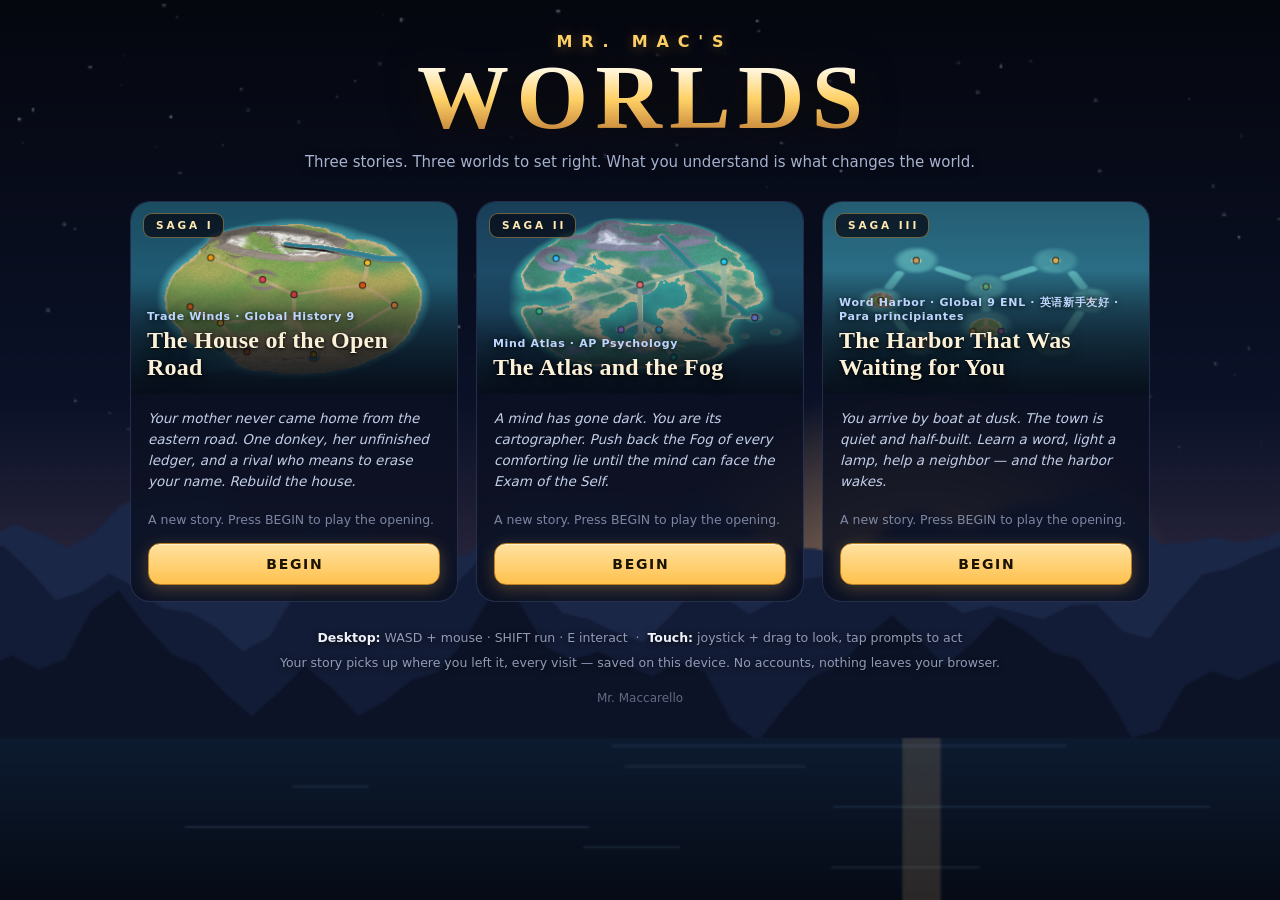
<file: index.html>
<!DOCTYPE html>
<html lang="en">
<head>
  <meta charset="UTF-8" />
  <meta name="viewport" content="width=device-width, initial-scale=1.0, viewport-fit=cover" />
  <title>Mr. Mac's Worlds — Three worlds. Three quests.</title>
  <meta name="description" content="Three real games for three classes: Trade Winds (Global History 9 trading empire), Mind Atlas (AP Psychology mind-delver) and Word Harbor (Global 9 ENL builder-collector). Procedural 3D worlds, no logins, saves on your device." />
  <meta name="theme-color" content="#070b16" />
  <meta name="color-scheme" content="dark" />
  <meta property="og:title" content="Mr. Mac's Worlds" />
  <meta property="og:description" content="Trade Winds, Mind Atlas and Word Harbor — three explorable game worlds that teach the real course. Knowing things makes you richer, stronger and faster." />
  <meta property="og:type" content="website" />
  <link rel="icon" href="data:image/svg+xml,%3Csvg xmlns='http://www.w3.org/2000/svg' viewBox='0 0 100 100'%3E%3Crect width='100' height='100' rx='20' fill='%23070b16'/%3E%3Cpath d='M18 72 L36 38 L50 58 L64 30 L82 72 Z' fill='%234a8f5d'/%3E%3Ccircle cx='70' cy='26' r='9' fill='%23ffb347'/%3E%3C/svg%3E" />
  <link rel="stylesheet" href="./css/hub.css" />
</head>
<body>
  <canvas id="bg" aria-hidden="true"></canvas>

  <main class="hub">
    <header class="hub-head">
      <p class="hub-kicker">MR. MAC'S</p>
      <h1 class="hub-title">WORLDS</h1>
      <p class="tagline">Three stories. Three worlds to set right. What you understand is what changes the world.</p>
    </header>

    <section class="cards">
      <article id="card-global9" class="card" tabindex="0" role="link"
        aria-label="The House of the Open Road — Trade Winds, Global History 9. A story-driven trading-empire adventure.">
        <div class="card-map">
          <canvas width="340" height="200"></canvas>
          <span class="card-saga">SAGA I</span>
          <div class="card-poster">
            <p class="card-course">Trade Winds · Global History 9</p>
            <h2 class="card-saga-title">The House of the Open Road</h2>
          </div>
        </div>
        <div class="card-body">
          <p class="card-hook">Your mother never came home from the eastern road. One donkey, her
            unfinished ledger, and a rival who means to erase your name. Rebuild the house.</p>
          <p class="card-progress" data-world="trade-winds"></p>
          <div class="card-actions">
            <button class="play-btn" type="button">BEGIN</button>
            <button class="new-btn" type="button" hidden>Begin anew</button>
          </div>
        </div>
      </article>

      <article id="card-appsych" class="card" tabindex="0" role="link"
        aria-label="The Atlas and the Fog — Mind Atlas, AP Psychology. A story-driven mind-delver adventure.">
        <div class="card-map">
          <canvas width="340" height="200"></canvas>
          <span class="card-saga">SAGA II</span>
          <div class="card-poster">
            <p class="card-course">Mind Atlas · AP Psychology</p>
            <h2 class="card-saga-title">The Atlas and the Fog</h2>
          </div>
        </div>
        <div class="card-body">
          <p class="card-hook">A mind has gone dark. You are its cartographer. Push back the Fog of
            every comforting lie until the mind can face the Exam of the Self.</p>
          <p class="card-progress" data-world="mind-atlas"></p>
          <div class="card-actions">
            <button class="play-btn" type="button">BEGIN</button>
            <button class="new-btn" type="button" hidden>Begin anew</button>
          </div>
        </div>
      </article>

      <article id="card-enl" class="card" tabindex="0" role="link"
        aria-label="The Harbor That Was Waiting for You — Word Harbor, Global 9 ENL. A gentle story-driven builder, friendly for new English speakers.">
        <div class="card-map">
          <canvas width="340" height="200"></canvas>
          <span class="card-saga">SAGA III</span>
          <div class="card-poster">
            <p class="card-course">Word Harbor · Global 9 ENL · 英语新手友好 · Para principiantes</p>
            <h2 class="card-saga-title">The Harbor That Was Waiting for You</h2>
          </div>
        </div>
        <div class="card-body">
          <p class="card-hook">You arrive by boat at dusk. The town is quiet and half-built. Learn a
            word, light a lamp, help a neighbor — and the harbor wakes.</p>
          <p class="card-progress" data-world="word-harbor"></p>
          <div class="card-actions">
            <button class="play-btn" type="button">BEGIN</button>
            <button class="new-btn" type="button" hidden>Begin anew</button>
          </div>
        </div>
      </article>
    </section>

    <section class="hub-how">
      <p><strong>Desktop:</strong> WASD + mouse · SHIFT run · E interact &nbsp;·&nbsp;
        <strong>Touch:</strong> joystick + drag to look, tap prompts to act</p>
      <p>Your story picks up where you left it, every visit — saved on this device. No accounts, nothing leaves your browser.</p>
    </section>

    <footer class="hub-foot">
      <p>Mr. Maccarello</p>
    </footer>
  </main>

  <script type="module" src="./js/main-hub.js"></script>
</body>
</html>
</file>
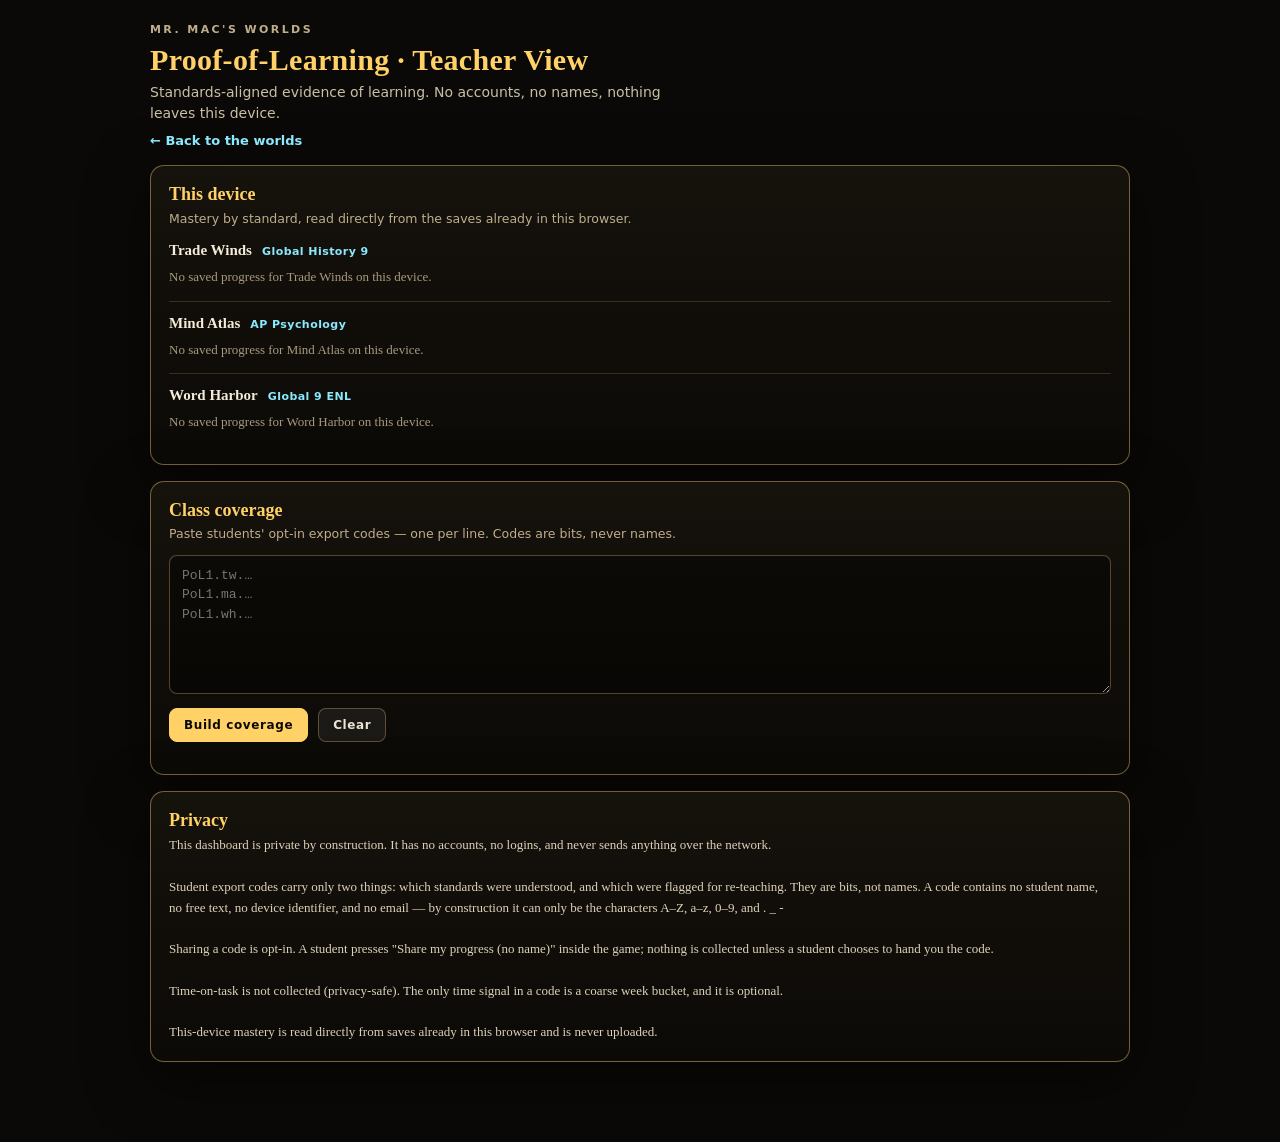
<file: teacher.html>
<!DOCTYPE html>
<html lang="en">
<head>
  <meta charset="UTF-8" />
  <meta name="viewport" content="width=device-width, initial-scale=1.0, viewport-fit=cover" />
  <title>Mr. Mac's Worlds — Proof-of-Learning · Teacher View</title>
  <meta name="description" content="Privacy-safe, standards-aligned evidence of learning for Mr. Mac's Worlds. No accounts, no names, nothing leaves the device." />
  <meta name="theme-color" content="#0b0907" />
  <meta name="color-scheme" content="dark" />
  <meta name="robots" content="noindex" />
  <link rel="icon" href="data:image/svg+xml,%3Csvg xmlns='http://www.w3.org/2000/svg' viewBox='0 0 100 100'%3E%3Crect width='100' height='100' rx='20' fill='%23070b16'/%3E%3Cpath d='M18 72 L36 38 L50 58 L64 30 L82 72 Z' fill='%234a8f5d'/%3E%3Ccircle cx='70' cy='26' r='9' fill='%23ffb347'/%3E%3C/svg%3E" />
</head>
<body class="tv-body">
  <div id="teacher-root"></div>
  <noscript>
    <p style="color:#ece4d2;font-family:system-ui,sans-serif;max-width:60ch;margin:40px auto;padding:0 18px;">
      This page needs JavaScript to read this device's saved progress and to build coverage from pasted
      export codes. Everything runs locally in your browser — nothing is sent anywhere.
    </p>
  </noscript>
  <script type="module">
    import { start } from './js/teacher/dashboard.js';
    start(document.getElementById('teacher-root'));
  </script>
</body>
</html>
</file>
<file: css/hub.css>
/* hub.css — the title screen. Animated canvas backdrop behind, three world
   cards with live save progress in front. Zero emoji, zero external assets. */
:root {
  --ink: #eef2fb;
  --ink-dim: #a7b3d1;
  --bg: #070b16;
  --card: rgba(11, 17, 33, 0.82);
  --edge: rgba(122, 152, 220, 0.22);
  --accent: #59b0ff;
  --gold: #ffd166;
}

* { box-sizing: border-box; }
html, body {
  margin: 0; padding: 0; min-height: 100%;
  background: var(--bg);
  color: var(--ink);
  font-family: system-ui, -apple-system, "Segoe UI", Roboto, sans-serif;
}

/* animated backdrop */
#bg { position: fixed; inset: 0; width: 100%; height: 100%; z-index: 0; display: block; }

.hub { position: relative; z-index: 1; max-width: 1060px; margin: 0 auto; padding: 34px 20px 36px; }

/* ---------- title treatment ---------- */
.hub-head { text-align: center; margin-bottom: 8px; }
.hub-kicker {
  margin: 0; font: 800 clamp(13px, 2.2vw, 16px)/1 system-ui;
  letter-spacing: 0.55em; text-indent: 0.55em; color: var(--gold);
  text-shadow: 0 2px 14px rgba(255, 179, 71, 0.35);
}
.hub-title {
  margin: 4px 0 0; font: 900 clamp(52px, 11vw, 92px)/0.95 Georgia, 'Times New Roman', serif;
  letter-spacing: 0.08em; text-indent: 0.08em;
  background: linear-gradient(180deg, #fff6dd 18%, #ffd166 52%, #c98a3d 88%);
  -webkit-background-clip: text; background-clip: text; color: transparent;
  filter: drop-shadow(0 4px 18px rgba(20, 12, 0, 0.65));
}
.tagline {
  margin: 12px 0 0; color: var(--ink-dim); font-size: clamp(13px, 2.4vw, 15px);
  text-shadow: 0 1px 8px rgba(0, 0, 0, 0.8);
}

/* ---------- world cards ---------- */
.cards {
  display: grid; grid-template-columns: repeat(auto-fit, minmax(min(310px, 100%), 1fr));
  gap: 18px; margin-top: 30px;
}
.card {
  display: flex; flex-direction: column;
  background: var(--card); border: 1px solid var(--edge); border-radius: 20px;
  overflow: hidden; cursor: pointer; outline: none;
  backdrop-filter: blur(6px);
  transition: transform 0.18s, border-color 0.18s, box-shadow 0.18s;
}
.card:hover, .card:focus-visible {
  transform: translateY(-4px);
  border-color: rgba(255, 209, 102, 0.55);
  box-shadow: 0 18px 50px rgba(10, 20, 50, 0.55), 0 0 0 1px rgba(255, 209, 102, 0.18);
}
.card-map { position: relative; aspect-ratio: 17/10; background: #0a1122; flex: none; }
.card-map::after {
  content: ''; position: absolute; inset: 0;
  background: linear-gradient(180deg, rgba(7, 11, 22, 0.18), transparent 36%, rgba(7, 11, 22, 0.55));
  pointer-events: none;
}
.card-map canvas {
  width: 100%; height: 100%; display: block; object-fit: cover;
  opacity: 0; transition: opacity 0.6s;
}
.card-map canvas.painted { opacity: 1; }
.card-saga {
  position: absolute; left: 12px; top: 11px; z-index: 2;
  font: 800 10.5px/1 system-ui; letter-spacing: 0.28em; text-indent: 0.28em;
  color: #ffe9b0; background: rgba(8, 12, 24, 0.78); border: 1px solid rgba(255, 209, 102, 0.4);
  padding: 6px 9px; border-radius: 9px;
}

/* the map is now a STORY POSTER: the story title + course sit on the painted
   map, anchored to the bottom with a soft scrim so they read over any biome. */
.card-poster {
  position: absolute; left: 0; right: 0; bottom: 0; z-index: 2;
  padding: 26px 16px 13px; pointer-events: none;
  background: linear-gradient(180deg, transparent, rgba(6, 10, 22, 0.4) 38%, rgba(6, 10, 22, 0.88));
}
.card-poster .card-course {
  margin: 0 0 4px; color: #bcd6ff; font-weight: 700; font-size: 11px;
  letter-spacing: 0.06em; text-shadow: 0 1px 6px rgba(0, 0, 0, 0.9);
}
.card-saga-title {
  margin: 0; font: 800 clamp(19px, 4.4vw, 24px)/1.12 Georgia, 'Times New Roman', serif;
  letter-spacing: 0.01em; color: #fbf1d8;
  text-shadow: 0 2px 14px rgba(8, 6, 0, 0.85), 0 1px 3px rgba(0, 0, 0, 0.9);
}

.card-body { display: flex; flex-direction: column; flex: 1; padding: 14px 17px 16px; }
.card-hook {
  margin: 0; color: #c3cfe9; font-size: 13.5px; line-height: 1.55; font-style: italic;
}

.card-progress {
  margin: 12px 0 0; font-size: 12.5px; line-height: 1.6; color: var(--ink-dim);
  border-top: 1px dashed rgba(122, 152, 220, 0.25); padding-top: 10px;
}
/* a fresh, unopened story gets a quieter, borderless line — no progress yet. */
.card-progress.is-fresh { border-top: none; padding-top: 6px; }
.card-progress b { color: var(--gold); font-weight: 800; }
.card-progress .pg-line { display: block; }
.card-progress .pg-fresh { color: rgba(167, 179, 209, 0.72); }
.pg-bar {
  display: block; height: 5px; border-radius: 3px; margin-top: 7px;
  background: rgba(255, 255, 255, 0.08); overflow: hidden;
}
.pg-bar i {
  display: block; height: 100%; border-radius: 3px;
  background: linear-gradient(90deg, #ffb347, #ffd166);
}

.card-actions { display: flex; align-items: center; gap: 12px; margin-top: 13px; }
.play-btn {
  flex: 1; appearance: none; cursor: pointer;
  font: 800 14px/1 system-ui; letter-spacing: 0.12em; text-indent: 0.12em;
  color: #1b1304; background: linear-gradient(180deg, #ffe2a0, #ffc14d);
  border: 1px solid #b97f23; border-radius: 12px; padding: 13px 14px;
  box-shadow: 0 4px 16px rgba(255, 193, 77, 0.25), inset 0 1px 0 rgba(255, 255, 255, 0.5);
  transition: transform 0.12s, box-shadow 0.12s, filter 0.12s;
}
.play-btn:hover { filter: brightness(1.07); transform: translateY(-1px); }
.play-btn:active { transform: translateY(1px); box-shadow: 0 1px 6px rgba(255, 193, 77, 0.2); }
.new-btn {
  appearance: none; cursor: pointer; background: none; border: none;
  color: rgba(167, 179, 209, 0.85); font: 600 12px/1 system-ui;
  text-decoration: underline; text-underline-offset: 3px; padding: 8px 2px;
}
.new-btn:hover { color: #ff9a9a; }

/* ---------- footer strip ---------- */
.hub-how { margin-top: 26px; text-align: center; }
.hub-how p {
  margin: 5px 0; color: rgba(167, 179, 209, 0.85); font-size: 12.5px; line-height: 1.6;
  text-shadow: 0 1px 6px rgba(0, 0, 0, 0.8);
}
.hub-how strong { color: var(--ink); }

.hub-foot { margin-top: 18px; text-align: center; }
.hub-foot p { color: rgba(167, 179, 209, 0.55); font-size: 12px; margin: 0; }

@media (max-width: 640px) {
  .hub { padding-top: 26px; }
  .cards { margin-top: 24px; }
  .card-poster { padding: 22px 14px 11px; }
  .card-saga-title { font-size: 21px; }
}
@media (prefers-reduced-motion: reduce) {
  .card, .play-btn { transition: none; }
}
</file>
